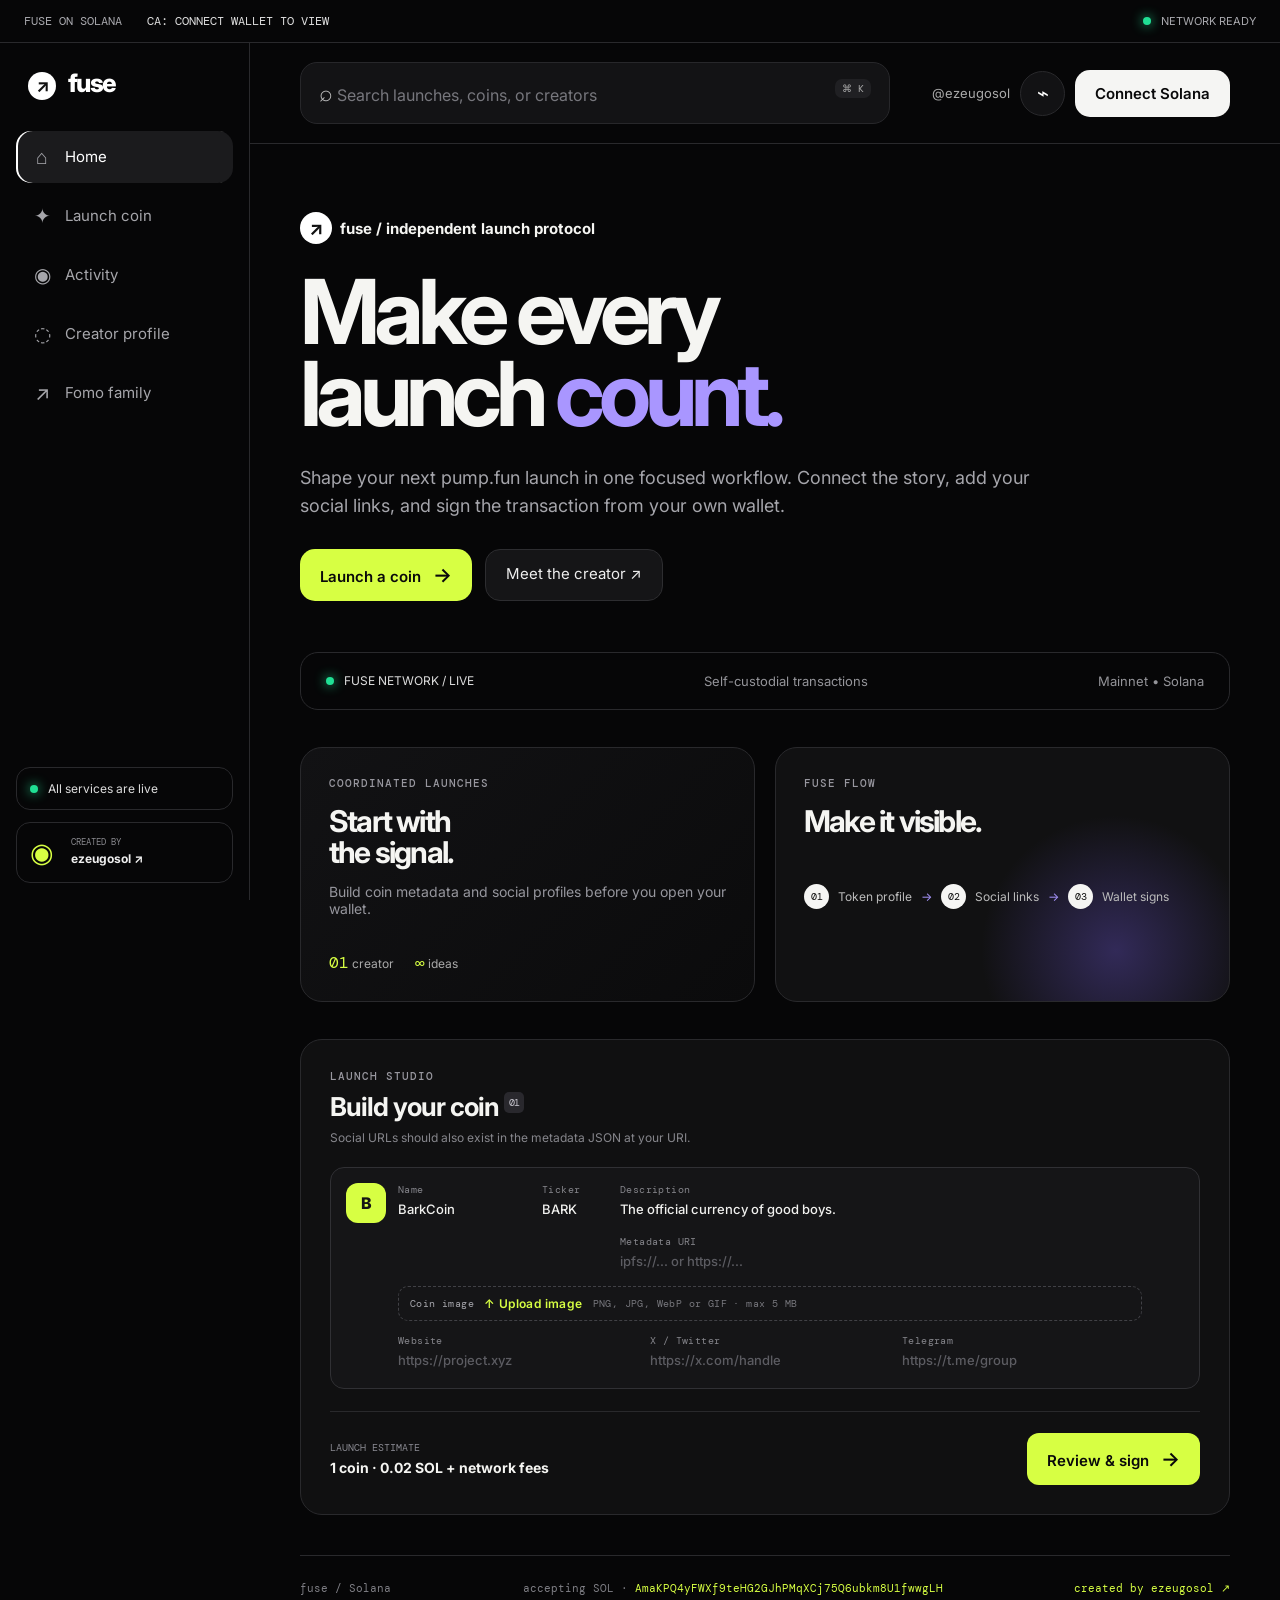
<file: fuse-github-pages 2/index.html>
<!doctype html>
<html lang="en">
  <head>
    <meta charset="UTF-8" />
    <meta name="viewport" content="width=device-width, initial-scale=1.0" />
    <title>fuse — coordinated coin launches</title>
    <link rel="preconnect" href="https://fonts.googleapis.com" />
    <link rel="preconnect" href="https://fonts.gstatic.com" crossorigin />
    <link href="https://fonts.googleapis.com/css2?family=DM+Mono:wght@400;500&family=Inter:wght@400;500;600;700;800&display=swap" rel="stylesheet" />
    <style>.coin-icon.has-image{color:#0000;background-position:50%;background-size:cover}.image-upload{color:#a7a7ad;cursor:pointer;border:1px dashed #414146;border-radius:10px;grid-column:2/5;align-items:center;gap:10px;padding:9px 11px;display:flex}.image-upload input{display:none}.image-upload span{color:#d7ff43;font:600 12px Inter,sans-serif}.image-upload small{color:#77777d;font:10px DM Mono,monospace}@media (max-width:900px){.image-upload{grid-column:2}.image-upload small{margin-left:auto}}</style>
    <script type="module" crossorigin src="./assets/index-B3tO3Dlr.js"></script>
    <link rel="stylesheet" crossorigin href="./assets/index-BzR6yuCX.css">
  </head>
  <body>
    <div class="chain-bar"><span>FUSE ON SOLANA</span><span class="chain-address">CA: CONNECT WALLET TO VIEW</span><span class="service"><i></i> NETWORK READY</span></div>
    <div class="app-shell">
      <aside class="rail">
        <a class="logo" href="#top"><b>↗</b> fuse</a>
        <nav><a class="active" href="#top"><span>⌂</span> Home</a><a href="#launch"><span>✦</span> Launch coin</a><a href="#activity"><span>◉</span> Activity</a><a href="#profile"><span>◌</span> Creator profile</a><a href="https://fomo.family/profile/Ezeugosol?r=Ezeugosol" target="_blank" rel="noreferrer"><span>↗</span> Fomo family</a></nav>
        <div class="rail-bottom"><div class="live"><i></i> All services are live</div><a class="creator" href="https://fomo.family/profile/Ezeugosol?r=Ezeugosol" target="_blank" rel="noreferrer"><span>◉</span><small>CREATED BY</small><b>ezeugosol ↗</b></a></div>
      </aside>
      <main id="top">
        <header class="topnav"><div class="search">⌕ <span>Search launches, coins, or creators</span><kbd>⌘ K</kbd></div><div class="top-actions"><a href="https://fomo.family/profile/Ezeugosol?r=Ezeugosol" target="_blank" rel="noreferrer">@ezeugosol</a><button class="circle">⌁</button><button class="wallet" id="walletButton">Connect Solana</button></div></header>
        <section class="hero"><div class="brand-tag"><b>↗</b> fuse / independent launch protocol</div><h1>Make every<br />launch <em>count.</em></h1><p>Shape your next pump.fun launch in one focused workflow. Connect the story, add your social links, and sign the transaction from your own wallet.</p><div class="hero-actions"><a class="primary" href="#launch">Launch a coin <span>→</span></a><a class="secondary" href="https://fomo.family/profile/Ezeugosol?r=Ezeugosol" target="_blank" rel="noreferrer">Meet the creator ↗</a></div></section>
        <section class="status-row"><span><i></i> FUSE NETWORK / LIVE</span><span>Self-custodial transactions</span><span>Mainnet • Solana</span></section>
        <section class="insights" id="activity"><article><div class="panel-label">COORDINATED LAUNCHES</div><h2>Start with<br />the signal.</h2><p>Build coin metadata and social profiles before you open your wallet.</p><div class="stats"><span><b>01</b> creator</span><span><b>∞</b> ideas</span></div></article><article class="flow"><div class="panel-label">FUSE FLOW</div><h2>Make it visible.</h2><div class="flow-line"><b>01</b><span>Token profile</span><i>→</i><b>02</b><span>Social links</span><i>→</i><b>03</b><span>Wallet signs</span></div></article></section>
        <section class="launch-space" id="launch"><div class="launch-heading"><div><div class="panel-label">LAUNCH STUDIO</div><h2>Build your coin <sup id="tokenCount">01</sup></h2><p>Social URLs should also exist in the metadata JSON at your URI.</p></div></div><div class="token-list" id="tokenList">
          <article class="token-card"><div class="coin-icon lime" id="coinPreview">B</div><div class="core-fields"><label>Name<input data-field="name" value="BarkCoin" /></label><label>Ticker<input data-field="symbol" value="BARK" maxlength="8" /></label></div><label class="field description">Description<input data-field="description" value="The official currency of good boys." /></label><label class="field metadata">Metadata URI<input data-field="uri" placeholder="ipfs://... or https://..." /></label><label class="image-upload">Coin image<input id="coinImage" type="file" accept="image/png,image/jpeg,image/webp,image/gif" /><span>↑ Upload image</span><small id="imageStatus">PNG, JPG, WebP or GIF · max 5 MB</small></label><div class="social-links"><label>Website<input data-field="website" type="url" placeholder="https://project.xyz" /></label><label>X / Twitter<input data-field="twitter" type="url" placeholder="https://x.com/handle" /></label><label>Telegram<input data-field="telegram" type="url" placeholder="https://t.me/group" /></label></div></article>
        </div><div class="launch-footer"><span><small>LAUNCH ESTIMATE</small><b><span id="totalCount">1</span> coin · 0.02 SOL + network fees</b></span><button class="review" id="reviewButton">Review & sign <span>→</span></button></div></section>
        <footer id="profile"><span>fuse / Solana</span><span>accepting SOL · <button id="copySol">AmaKPQ4yFWXf9teHG2GJhPMqXCj75Q6ubkm8U1fwwgLH</button></span><a href="https://fomo.family/profile/Ezeugosol?r=Ezeugosol" target="_blank" rel="noreferrer">created by ezeugosol ↗</a></footer>
      </main>
    </div>
    <dialog id="reviewDialog"><button class="close" id="closeDialog">×</button><div class="panel-label">READY TO SIGN</div><h2>Your coin is lined up.</h2><p id="reviewText">Connect a wallet to continue to the final confirmation.</p><div class="dialog-summary"><span>Launch estimate</span><strong id="dialogCost">0.02 SOL</strong></div><p class="signing-note">Fuse opens one wallet approval. Review the transaction before you approve it.</p><button class="wallet dialog-wallet" id="dialogWallet">Connect wallet <span>→</span></button></dialog>
    <div class="toast" id="toast"></div>
  </body>
</html>
</file>
<file: fuse-github-pages 2/assets/index-BzR6yuCX.css>
:root{--bg:#060607;--panel:#111112;--panel2:#171719;--line:#29292c;--ink:#f5f5f2;--muted:#96969b;--lime:#d7ff43;--violet:#a996ff}*{box-sizing:border-box}html{scroll-behavior:smooth}body{background:var(--bg);color:var(--ink);margin:0;font-family:Inter,Arial,sans-serif}.chain-bar{border-bottom:1px solid var(--line);color:#a9a9ae;justify-content:center;align-items:center;gap:25px;height:43px;padding:0 24px;font:12px DM Mono,monospace;display:flex}.chain-address{color:#dfdfdf}.service{margin-left:auto;font:11px Inter}.service i,.live i,.status-row i{background:#20df94;border-radius:50%;width:8px;height:8px;margin-right:7px;display:inline-block;box-shadow:0 0 12px #20df94}.app-shell{grid-template-columns:250px 1fr;min-height:calc(100vh - 43px);display:grid}.rail{border-right:1px solid var(--line);flex-direction:column;height:calc(100vh - 43px);padding:25px 16px 17px;display:flex;position:sticky;top:0}.logo{letter-spacing:-1.5px;color:#fff;padding:0 12px 31px;font-size:25px;font-weight:800;text-decoration:none}.logo b,.brand-tag b{color:#111;background:#fff;border-radius:50%;place-items:center;width:28px;height:28px;margin-right:8px;font-size:18px;display:inline-grid}nav{gap:7px;display:grid}nav a{color:#a6a6ab;border-radius:15px;align-items:center;gap:14px;padding:14px 17px;font-size:15px;text-decoration:none;display:flex}nav a span{color:#a6a6ab;text-align:center;width:18px;font-size:20px}nav a:hover,nav a.active{color:#fff;background:#1b1b1d}nav a.active{box-shadow:inset 2px 0 #fff}.rail-bottom{gap:12px;margin-top:auto;display:grid}.live{border:1px solid var(--line);color:#ddd;border-radius:14px;padding:13px;font-size:12px}.creator{border:1px solid var(--line);color:#eee;border-radius:14px;grid-template-columns:32px 1fr;column-gap:9px;padding:13px;text-decoration:none;display:grid}.creator span{color:var(--lime);grid-row:span 2;font-size:27px}.creator small{color:#89898e;font:9px DM Mono}.creator b{font-size:12px}.topnav{border-bottom:1px solid var(--line);justify-content:space-between;align-items:center;height:101px;padding:0 50px;display:flex}.search{color:#77777d;background:#131315;border:1px solid #27272a;border-radius:17px;width:min(590px,48vw);padding:16px 18px;font-size:16px}.search:first-letter{color:#bbb;font-size:23px}.search kbd{float:right;color:#aaa;background:#202023;border-radius:7px;padding:3px 7px;font:10px DM Mono}.top-actions{align-items:center;gap:10px;display:flex}.top-actions>a{color:#aaa;font-size:13px;text-decoration:none}.circle{border:1px solid var(--line);color:#fff;background:#121214;border-radius:50%;width:45px;height:45px;font-size:20px}.wallet,.primary,.review{color:#09090a;cursor:pointer;background:#f5f5f3;border:0;border-radius:15px;padding:14px 20px;font:600 15px Inter}.hero{max-width:1080px;padding:68px 50px 51px}.brand-tag{align-items:center;font-size:15px;font-weight:700;display:flex}.brand-tag b{width:32px;height:32px;font-size:19px}.hero h1{letter-spacing:-6px;margin:27px 0 28px;font-size:clamp(60px,7vw,105px);line-height:.92}.hero h1 em{color:var(--violet);font-style:normal}.hero p{color:#a5a5ab;max-width:730px;font-size:18px;line-height:1.55}.hero-actions{gap:13px;margin-top:29px;display:flex}.primary{background:var(--lime);text-decoration:none}.primary span,.review span{margin-left:8px;font-size:20px}.secondary{color:#eee;background:#151517;border:1px solid #2d2d30;border-radius:15px;padding:14px 20px;font-size:15px;text-decoration:none}.status-row{border:1px solid var(--line);color:#949499;border-radius:18px;justify-content:space-between;margin:0 50px;padding:20px 25px;font-size:13px;display:flex}.status-row span:first-child{color:#ddd;font-size:12px}.insights{grid-template-columns:1fr 1fr;gap:20px;margin:37px 50px;display:grid}.insights article{border:1px solid var(--line);background:linear-gradient(135deg,#121214,#0b0b0c);border-radius:22px;min-height:210px;padding:28px}.panel-label{letter-spacing:1px;color:#98979f;font:500 11px DM Mono}.insights h2{letter-spacing:-1.8px;margin:16px 0 8px;font-size:30px;line-height:1.05}.insights p{color:#96969d;font-size:14px}.stats{color:#aaa;gap:21px;margin-top:35px;font-size:12px;display:flex}.stats b{color:var(--lime);font:16px DM Mono}.flow{background:radial-gradient(circle at 75% 80%,#322a58 0,#0000 34%),#111112!important}.flow-line{color:#bbb;flex-wrap:wrap;align-items:center;gap:9px;margin-top:47px;font-size:12px;display:flex}.flow-line b{color:#0b0b0b;background:#f5f5f3;border-radius:50%;place-items:center;width:25px;height:25px;font:10px DM Mono;display:grid}.flow-line i{color:var(--violet);font-style:normal}.launch-space{border:1px solid var(--line);background:#101011;border-radius:22px;margin:0 50px 40px;padding:29px}.launch-heading{justify-content:space-between;align-items:start;margin-bottom:22px;display:flex}.launch-heading h2{letter-spacing:-1px;margin:8px 0;font-size:26px}.launch-heading h2 sup{color:#c9c7d0;background:#29282d;border-radius:5px;padding:4px 5px;font:10px DM Mono}.launch-heading p{color:#86868c;margin:0;font-size:12px}.add-token{color:#e5e2ff;cursor:pointer;background:#252429;border:1px solid #35343a;border-radius:11px;padding:11px 14px;font:600 13px Inter}.token-list{gap:12px;display:grid}.token-card{background:#151517;border:1px solid #303034;border-radius:14px;grid-template-columns:40px 210px 1fr 1fr 30px;align-items:center;gap:12px;padding:15px;display:grid}.coin-icon{color:#141414;border-radius:12px;place-items:center;width:40px;height:40px;font-weight:800;display:grid}.lime{background:#d7ff43}.pink{background:#ffbdd8}.blue{background:#a8dcff}.orange{background:#ffc56c}.core-fields{grid-template-columns:1fr 66px;gap:12px;display:grid}.field{min-width:0}label{letter-spacing:.4px;color:#85858b;font:10px DM Mono;display:block}input{color:#f1f1ef;background:0 0;border:0;border-bottom:1px solid #0000;outline:none;width:100%;padding:5px 0 4px;font:500 13px Inter;display:block}input:focus{border-color:var(--lime)}input::placeholder{color:#5c5c62}.metadata{grid-column:3/5}.social-links{grid-column:2/5;grid-template-columns:repeat(3,1fr);gap:12px;padding-top:1px;display:grid}.delete{color:#8f8f95;cursor:pointer;background:0 0;border:0;grid-area:1/5;font-size:22px}.delete:hover{color:#ff92b9}.launch-footer{border-top:1px solid var(--line);justify-content:space-between;align-items:center;margin-top:22px;padding-top:21px;display:flex}.launch-footer small{color:#898991;font:10px DM Mono;display:block}.launch-footer b{margin-top:5px;font-size:14px;display:block}.review{background:var(--lime);border-radius:12px}footer{border-top:1px solid var(--line);color:#7f7f85;justify-content:space-between;margin:0 50px;padding:25px 0 35px;font:11px DM Mono;display:flex}footer a,footer button{color:#d7ff43;font:inherit;cursor:pointer;background:0 0;border:0;padding:0;text-decoration:none}.toast{opacity:0;color:#111;z-index:10;background:#ecece7;border-radius:9px;padding:12px 17px;font-size:13px;transition:all .25s;position:fixed;bottom:25px;left:50%;transform:translate(-50%,100px)}.toast.visible{opacity:1;transform:translate(-50%)}dialog{color:#f7f7f3;background:#171719;border:1px solid #333338;border-radius:21px;width:min(430px,100% - 30px);padding:29px;box-shadow:0 30px 90px #000}dialog::backdrop{-webkit-backdrop-filter:blur(3px);backdrop-filter:blur(3px);background:#000a}dialog h2{letter-spacing:-1.5px;margin:13px 0 10px;font-size:29px}dialog p{color:#a9a9af;font-size:14px;line-height:1.5}.close{color:#aaa;cursor:pointer;background:0 0;border:0;font-size:25px;position:absolute;top:11px;right:14px}.dialog-summary{background:#242427;border-radius:10px;justify-content:space-between;margin:22px 0;padding:15px;font-size:13px;display:flex}.signing-note{border-left:2px solid var(--lime);padding-left:10px}.dialog-wallet{width:100%;margin-top:12px}@media (max-width:900px){.app-shell{grid-template-columns:1fr}.rail{border-right:0;border-bottom:1px solid var(--line);height:auto;padding:16px;display:block;position:relative}.logo{padding:0;display:inline-block}.rail nav{margin-top:14px;display:flex;overflow:auto}.rail nav a{white-space:nowrap;padding:9px 12px}.rail-bottom{display:none}.topnav,.hero{padding-left:24px;padding-right:24px}.topnav{height:78px}.search{display:none}.insights,.status-row,.launch-space,footer{margin-left:24px;margin-right:24px}.hero h1{letter-spacing:-4px}.token-card{grid-template-columns:40px 1fr 28px}.core-fields{grid-column:2;grid-template-columns:1fr 70px}.description,.metadata,.social-links{grid-column:2}.delete{grid-area:1/3}.social-links{grid-template-columns:1fr}.top-actions>a,.circle,.chain-address{display:none}}@media (max-width:560px){.chain-bar{justify-content:flex-start;height:34px}.service{margin-left:0}.topnav{padding:0 16px}.hero{padding:48px 24px}.hero h1{font-size:58px}.status-row{gap:8px;margin:0 16px;display:grid}.insights{grid-template-columns:1fr;margin:24px 16px}.launch-space{margin:0 16px;padding:18px}.launch-heading{display:block}.add-token{margin-top:14px}.token-card{padding:12px}.launch-footer{align-items:end}.launch-footer b{max-width:180px}footer{gap:12px;margin:0 16px;display:grid}.secondary{display:none}}
</file>
